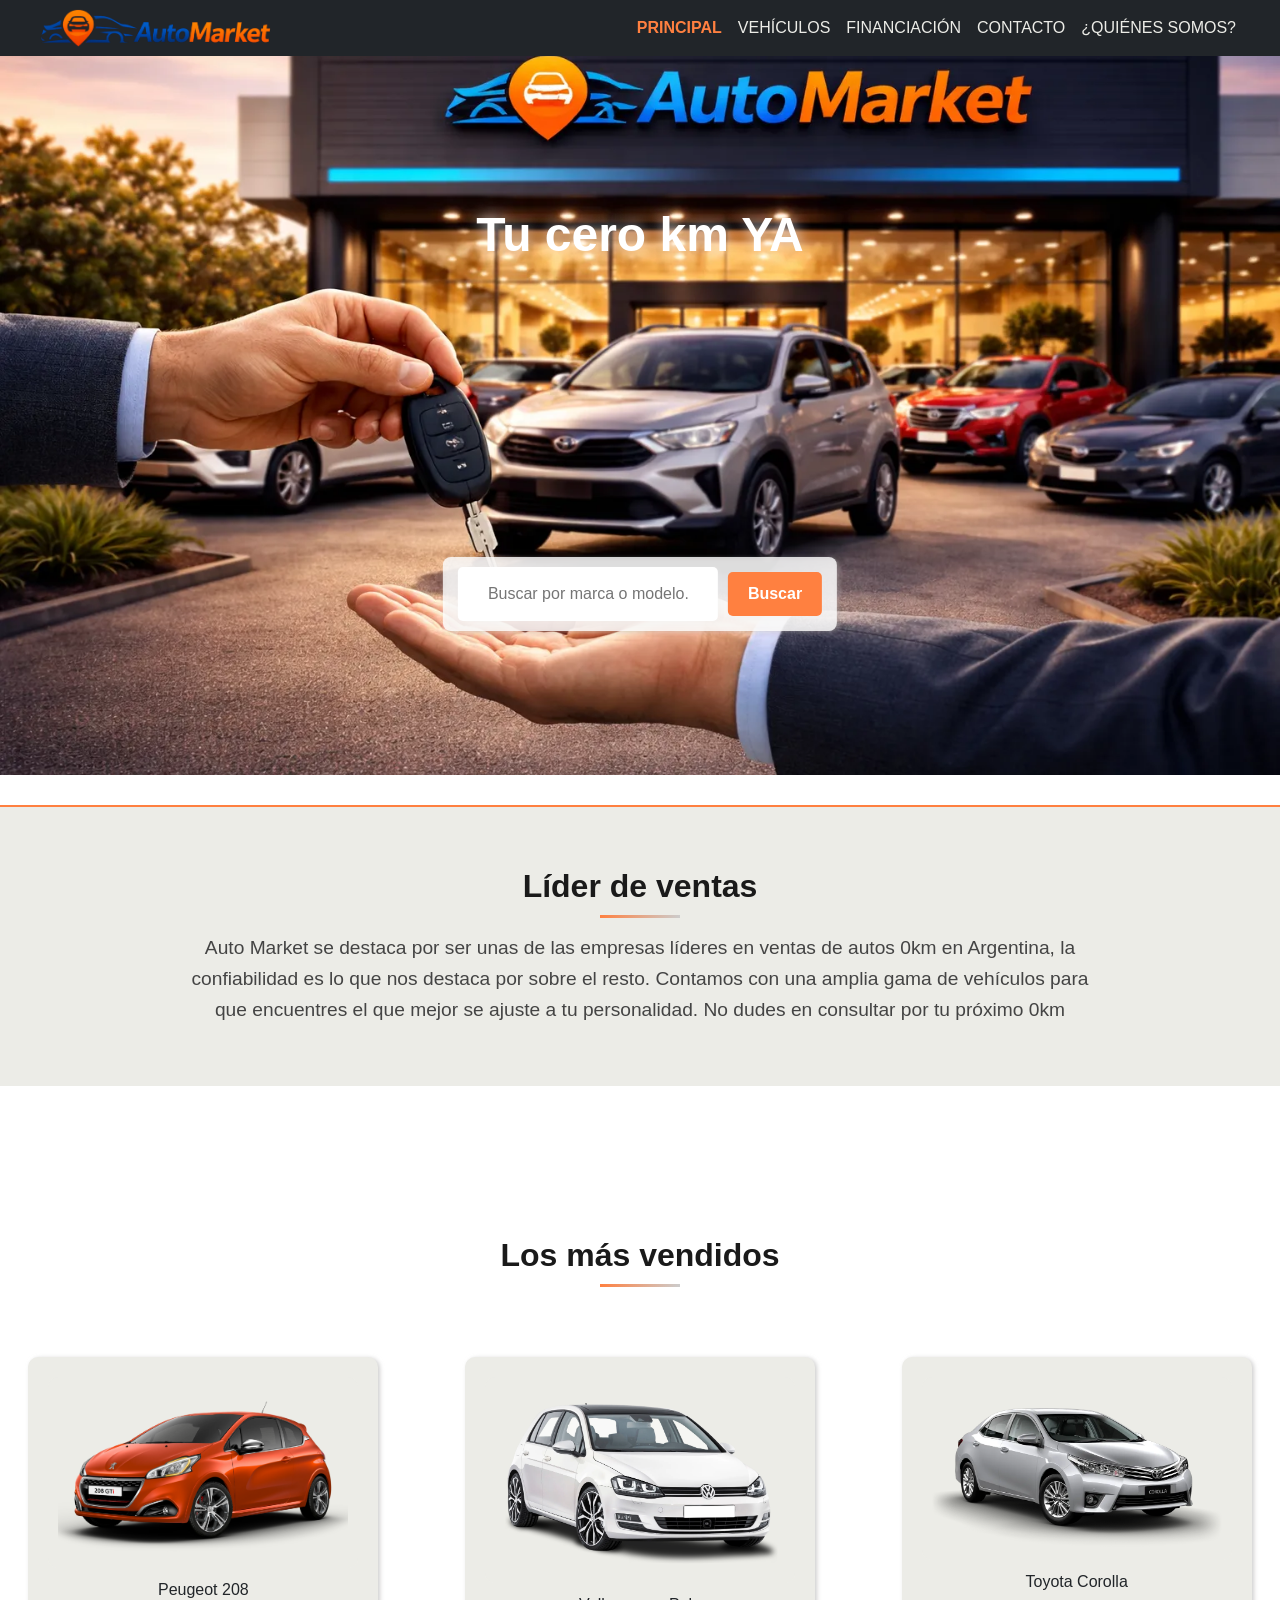
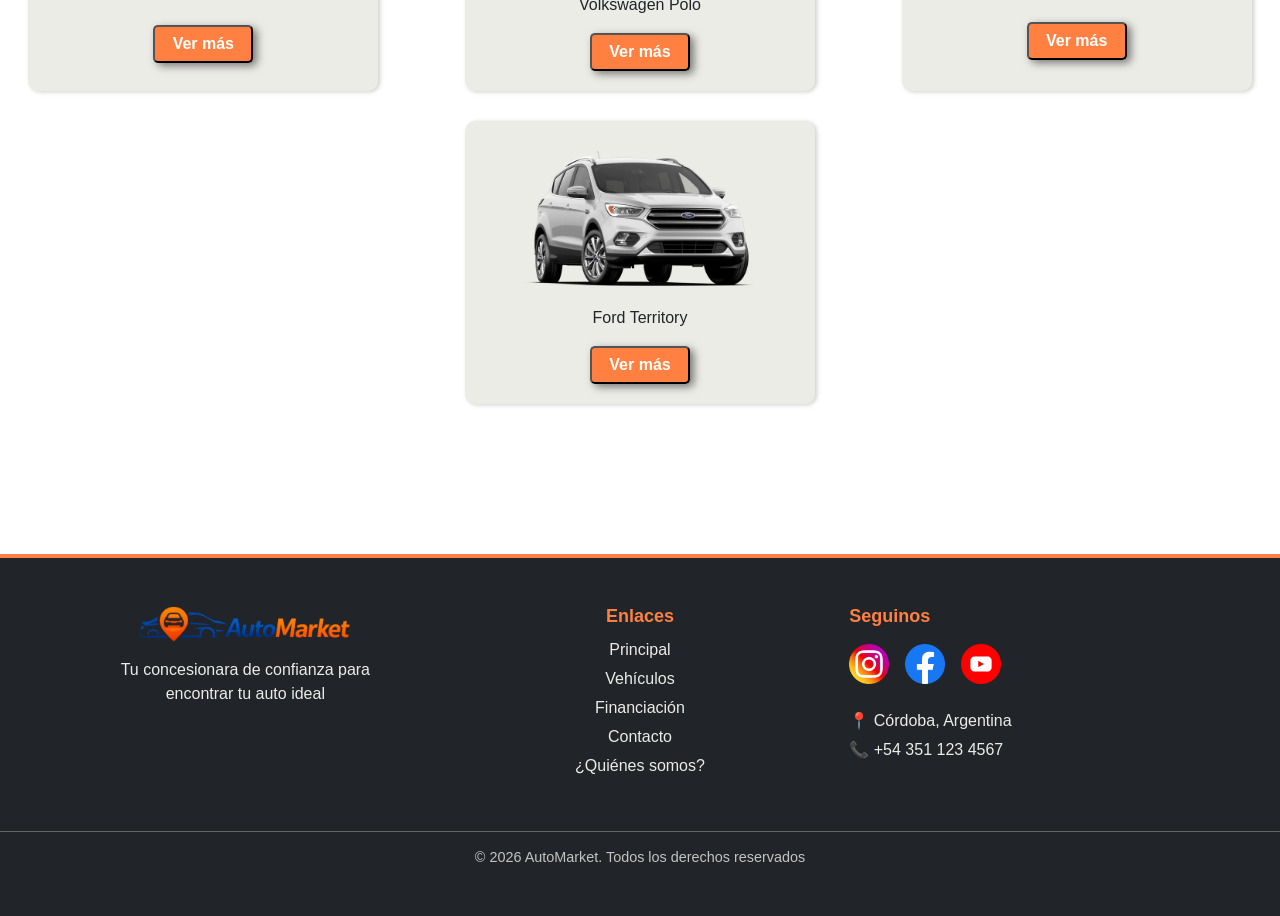
<file: index.html>
<!DOCTYPE html>
<html lang="en">
<head>
    <meta charset="UTF-8">
    <meta name="viewport" content="width=device-width, initial-scale=1.0">
    <title>Auto Market</title>
    <link href="https://cdn.jsdelivr.net/npm/bootstrap@5.3.8/dist/css/bootstrap.min.css" rel="stylesheet" integrity="sha384-sRIl4kxILFvY47J16cr9ZwB07vP4J8+LH7qKQnuqkuIAvNWLzeN8tE5YBujZqJLB" crossorigin="anonymous">
    <!--link sass-->
    <link rel="stylesheet" href="./css/sass.css">
</head>

<body>
    <header>
        <nav class="navbar navbar-expand-lg navbar-dark bg-dark py-1 px-4">
            <div class="container-fluid">
                <a class="navbar-brand d-flex align-items-center" href="#">
                    <img src="./img/logo-de-la-empresa.png" alt="Logo de la empresa" width="240" class="img-fluid">
                </a>

                <!-- botón hamburguesa-->
                <button class="navbar-toggler" type="button"    data-bs-toggle="collapse" data-bs-target="#menuHeader">
                    <span class="navbar-toggler-icon"></span>
                </button>

                <!--Menú-->
                <div class="collapse navbar-collapse" id="menuHeader">
                    <ul class="navbar-nav ms-auto">
                        <li class="nav-item"><a class="nav-link active" aria-current="page" href="#">Principal</a></li>
                        <li class="nav-item"><a class="nav-link" href="./page/vehiculos.html">Vehículos</a></li>
                        <li class="nav-item"><a class="nav-link" href="./page/financiacion.html">Financiación</a></li>
                        <li class="nav-item"><a class="nav-link" href="./page/contacto.html">Contacto</a></li>
                        <li class="nav-item"><a class="nav-link" href="./page/quienes-somos.html">¿Quiénes somos?</a></li>
                    </ul>
                </div>
            </div>
        </nav>
    </header>
    

    <section class="index">
        <main>
            <section class="banner"> 
                <div class="banner-contenedor"> 
                    <img src="./img/imagen-banner-principal-2.webp" alt="foto de presentación donde aparece la concesionaria y autos" loading="lazy">
                    <h1 class="titulo-banner">Tu cero km YA</h1>
                    <form>
                        <div class="buscador-index">
                            <input type="text" placeholder="Buscar por marca o modelo...">
                            <button>Buscar</button>
                        </div>
                    </form>
                </div>
            </section>

            <section class="lider-de-ventas"> 
                <!-- breve descripción de la empresa -->
                <h2>Líder de ventas</h2>
                <p class="texto-index"> Auto Market se destaca por ser unas de las empresas líderes en ventas de autos 0km en Argentina,
                la confiabilidad es lo que nos destaca por sobre el resto. Contamos con una amplia gama de vehículos
                para que encuentres el que mejor se ajuste a tu personalidad. 
                No dudes en consultar por tu próximo 0km
                </p>
            </section>

            <section class="top-vendidos">
                <h2> Los más vendidos </h2>
                <ul class="lista-vendidos">
                    <li>
                        <img src="./img/vehiculos/peugeot-208.webp" alt="vehículo peugeot 208 color naranja" loading="lazy">
                        <p>Peugeot 208</p>
                        <button>Ver más</button>
                    </li>

                    <li>
                        <img src="./img/vehiculos/Volskwagen-polo.webp" alt="vehículo volkswagen polo color blanco" loading="lazy">
                        <p>Volkswagen Polo</p>
                        <button>Ver más</button>
                    </li>

                    <li>
                        <img src="./img/vehiculos/toyota-corolla.webp" alt="vehículo toyota corolla color gris" loading="lazy">
                        <p>Toyota Corolla</p>
                        <button>Ver más</button>
                    </li>

                    <li>
                        <img src="./img/vehiculos/ford-territory.webp" alt="vehículo ford territory color gris" loading="lazy">
                        <p>Ford Territory</p>
                        <button>Ver más</button>
                    </li>
                </ul>
            </section>
        
        </main>
    </section>
 
    <footer class="footer bg-dark text-light pt-5 pb-3 mt-5">
        <div class="container mb-4 " > 
            <div class="row justify-content-evenly"> 

                <!-- LOGO + INFO-->
                <div class="col-md-4 mb-4 text-center footer-logo">
                    <img src="./img/logo-de-la-empresa.png" alt="logo de la empresa" class="img-fluid mb-3">
                    <p>Tu concesionara de confianza para encontrar tu auto ideal</p>
                </div>

                <!-- ENCLACES-->
                <div class="col-md-4 mb-4 text-center footer-links">
                    <h3>Enlaces</h3>
                    <ul> 
                        <li><a href="#">Principal</a></li>
                        <li><a href="./page/vehiculos.html">Vehículos</a></li>
                        <li><a href="./page/financiacion.html">Financiación</a></li>
                        <li><a href="./page/contacto.html">Contacto</a></li>
                        <li><a href="./page/quienes-somos.html">¿Quiénes somos?</a></li>
                    </ul>
                </div>

                <!-- CONTACTO-->
                <div class="col-md-4 mb-4 text-center text-md-start footer-contacto"> 
                    <h3>Seguinos</h3>

                    <div class="d-flex justify-content-center justify-content-md-start gap-3 mt-3">
                        <img class="iconos-redes-sociales" src="./img/logotipo-de-instagram.png" alt="Icono de Instagram con enlace al perfil de AutoMarket">
                        <img class="iconos-redes-sociales" src="./img/logotipo-de-facebook.png" alt="Icono de Facebook con enlace a la página de AutoMarket">
                        <img class="iconos-redes-sociales" src="./img/logo-de-youtube.png" alt="Icono de YouTube con enlace al canal de AutoMarket">
                    </div>
                    <p>📍 Córdoba, Argentina</p>
                    <p>📞 +54 351 123 4567</p>
                </div>   
            </div>
        </div>

        <div class="footer-copy">
            <p>© 2026 AutoMarket. Todos los derechos reservados</p>
        </div>
    </footer>

    <!--Javascript de Bootstrap-->
    <script src="https://cdn.jsdelivr.net/npm/bootstrap@5.3.8/dist/js/bootstrap.bundle.min.js" integrity="sha384-FKyoEForCGlyvwx9Hj09JcYn3nv7wiPVlz7YYwJrWVcXK/BmnVDxM+D2scQbITxI" crossorigin="anonymous"></script>
</body>
</html>
</file>
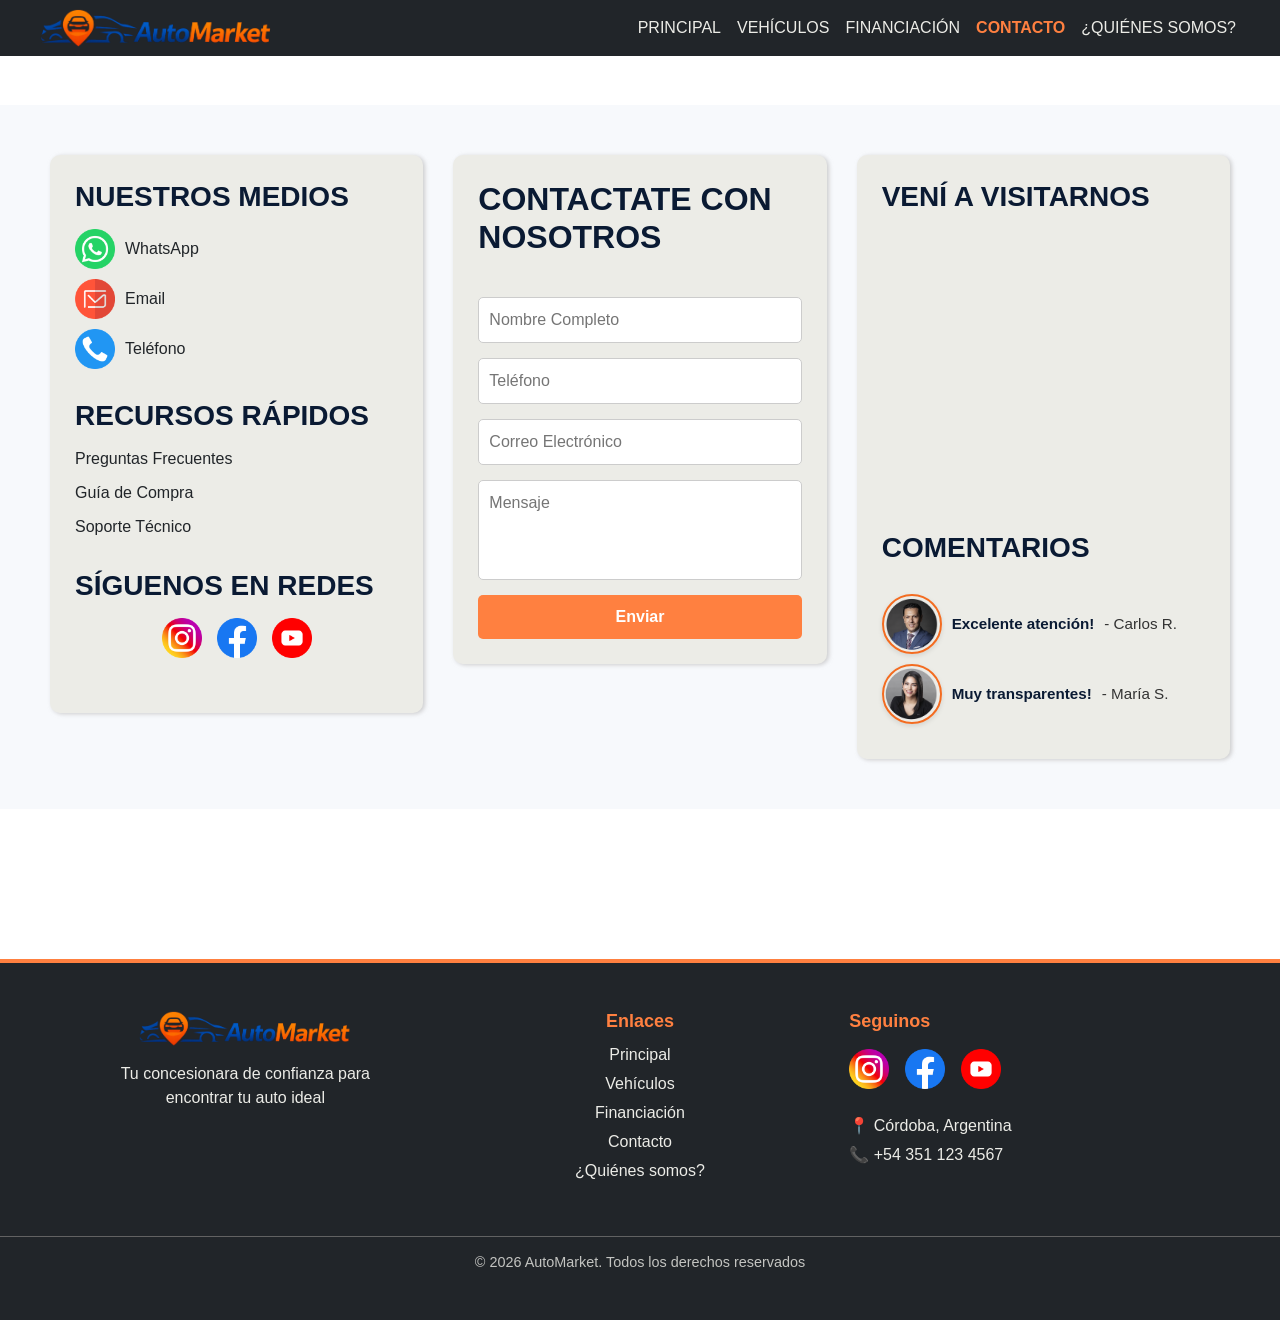
<file: page/contacto.html>
<!DOCTYPE html>
<html lang="en">
<head>
    <meta charset="UTF-8">
    <meta name="viewport" content="width=device-width, initial-scale=1.0">
    <title>Auto Market</title>
    <link href="https://cdn.jsdelivr.net/npm/bootstrap@5.3.8/dist/css/bootstrap.min.css" rel="stylesheet" integrity="sha384-sRIl4kxILFvY47J16cr9ZwB07vP4J8+LH7qKQnuqkuIAvNWLzeN8tE5YBujZqJLB" crossorigin="anonymous">

    <link rel="stylesheet" href="../css/sass.css">
</head>
<body>
    <header>
        <nav class="navbar navbar-expand-lg navbar-dark bg-dark py-1 px-4">
            <div class="container-fluid">
                <a class="navbar-brand d-flex align-items-center" href="../index.html" >
                    <img src="../img/logo-de-la-empresa.png" alt="logo de la empresa" width="240" class="img-fluid">
                </a>

                <!-- botón hamburguesa-->
                <button class="navbar-toggler" type="button"    data-bs-toggle="collapse" data-bs-target="#menuHeader">
                    <span class="navbar-toggler-icon"></span>
                </button>

                <!--Menú-->
                <div class="collapse navbar-collapse" id="menuHeader">
                    <ul class="navbar-nav ms-auto">
                        <li class="nav-item"><a class="nav-link" aria-current="page" href="../index.html">Principal</a></li>
                        <li class="nav-item"><a class="nav-link" href="../page/vehiculos.html">Vehículos</a></li>
                        <li class="nav-item"><a class="nav-link" href="../page/financiacion.html">Financiación</a></li>
                        <li class="nav-item"><a class="nav-link active" href="#">Contacto</a></li>
                        <li class="nav-item"><a class="nav-link" href="../page/quienes-somos.html">¿Quiénes somos?</a></li>
                    </ul>
                </div>
            </div>
        </nav>
    </header>

<main>
    <section class="contacto-final">
        <!-- Columna izquierda -->
        <div class="columna-izquierda">
            <div class="medios">
                <h3>NUESTROS MEDIOS</h3>
                <ul>
                    <li><img src="../img/logo-whatsapp.png" alt="icono con enlace a WhatsApp de AutoMarket"> WhatsApp</li>
                    <li><img src="../img/correo-electronico.png" alt="icono con enlace al email de AutoMarket"> Email</li>
                    <li><img src="../img/logo-telefono.png" alt="icono con enlace al teléfonode de AutoMarket"> Teléfono</li>
                </ul>
            </div>

            <div class="recursos">
                <h3>RECURSOS RÁPIDOS</h3>
                <ul>
                    <li>Preguntas Frecuentes</li>
                    <li>Guía de Compra</li>
                    <li>Soporte Técnico</li>
                </ul>
            </div>

            <div class="redes">
                <h3>SÍGUENOS EN REDES</h3>
                <div class="iconos-redes">
                    <img src="../img/logotipo-de-instagram.png" alt="Icono de Instagram con enlace al perfil de AutoMarket">
                    <img src="../img/logotipo-de-facebook.png" alt="Icono de Facebook con enlace a la página de AutoMarket">
                    <img src="../img/logo-de-youtube.png" alt="Icono de YouTube con enlace al canal de AutoMarket">
                </div>
            </div>
        </div>

        <!-- Columna centro -->
        <div class="columna-centro">
            <h2>CONTACTATE CON NOSOTROS</h2>
            <form>
                <input type="text" placeholder="Nombre Completo">
                <input type="text" placeholder="Teléfono">
                <input type="email" placeholder="Correo Electrónico">
                <textarea placeholder="Mensaje"></textarea>
                <button type="submit">Enviar</button>
            </form>
        </div>

        <!-- Columna derecha -->
        <div class="columna-derecha">
            <h3>VENÍ A VISITARNOS</h3>
            <iframe src="https://www.google.com/maps/embed?pb=!1m18!1m12!1m3!1d3405.0465172412487!2d-64.2685581338025!3d-31.412844429065306!2m3!1f0!2f0!3f0!3m2!1i1024!2i768!4f13.1!3m3!1m2!1s0x94329f6a4e92a80d%3A0xa040c303f95db848!2sConcesionario%20Oficial%20Autocity%20C%C3%B3rdoba!5e0!3m2!1ses-419!2sar!4v1773794239244!5m2!1ses-419!2sar" width="600" height="450" style="border:0;" allowfullscreen="" loading="lazy" referrerpolicy="no-referrer-when-downgrade"></iframe>

            <h3>COMENTARIOS</h3>
            <div class="opiniones">
                <p>
                    <img src="../img/foto-perfil2.png" alt="Foto de perfil de Carlos R." class="foto-perfil" loading="lazy">
                    <strong>Excelente atención!</strong> - Carlos R.
                </p>
                <p>
                    <img src="../img/foto-perfil1.png" alt="Foto de perfil de María S." class="foto-perfil" loading="lazy">
                    <strong>Muy transparentes!</strong> - María S.
                </p>
            </div>
        </div>
    </section>
</main>

    <footer class="footer bg-dark text-light pt-5 pb-3 mt-5">
        <div class="container mb-4" > 
            <div class="row justify-content-around"> 

                <!-- LOGO + INFO-->
                <div class="col-md-4 mb-4 text-center footer-logo">
                    <img src="../img/logo-de-la-empresa.png" alt="logo de la empresa" class="img-fluid mb-3">
                    <p>Tu concesionara de confianza para encontrar tu auto ideal</p>
                </div>

                <!-- ENCLACES-->
                <div class="col-md-4 mb-4 text-center footer-links">
                    <h3>Enlaces</h3>
                    <ul> 
                        <li><a href="../index.html">Principal</a></li>
                        <li><a href="./vehiculos.html">Vehículos</a></li>
                        <li><a href="./financiacion.html">Financiación</a></li>
                        <li><a href="#">Contacto</a></li>
                        <li><a href="./quienes-somos.html">¿Quiénes somos?</a></li>
                    </ul>
                </div>

                <!-- CONTACTO-->
                <div class="col-md-4 mb-4 text-center text-md-start footer-contacto"> 
                    <h3>Seguinos</h3>

                    <div class="d-flex justify-content-center justify-content-md-start gap-3 mt-3">
                        <img class="iconos-redes-sociales" src="../img/logotipo-de-instagram.png" alt="Icono de Instagram con enlace al perfil de AutoMarket">
                        <img class="iconos-redes-sociales" src="../img/logotipo-de-facebook.png" alt="Icono de Facebook con enlace a la página de AutoMarket">
                        <img class="iconos-redes-sociales" src="../img/logo-de-youtube.png" alt="Icono de YouTube con enlace al canal de AutoMarket">
                    </div>
                    <p>📍 Córdoba, Argentina</p>
                    <p>📞 +54 351 123 4567</p>
                </div>   
            </div>
        </div>
        <div class="footer-copy">
            <p>© 2026 AutoMarket. Todos los derechos reservados</p>
        </div>
    </footer>
    <script src="https://cdn.jsdelivr.net/npm/bootstrap@5.3.8/dist/js/bootstrap.bundle.min.js" integrity="sha384-FKyoEForCGlyvwx9Hj09JcYn3nv7wiPVlz7YYwJrWVcXK/BmnVDxM+D2scQbITxI" crossorigin="anonymous"></script>
</body>
</html>
</file>
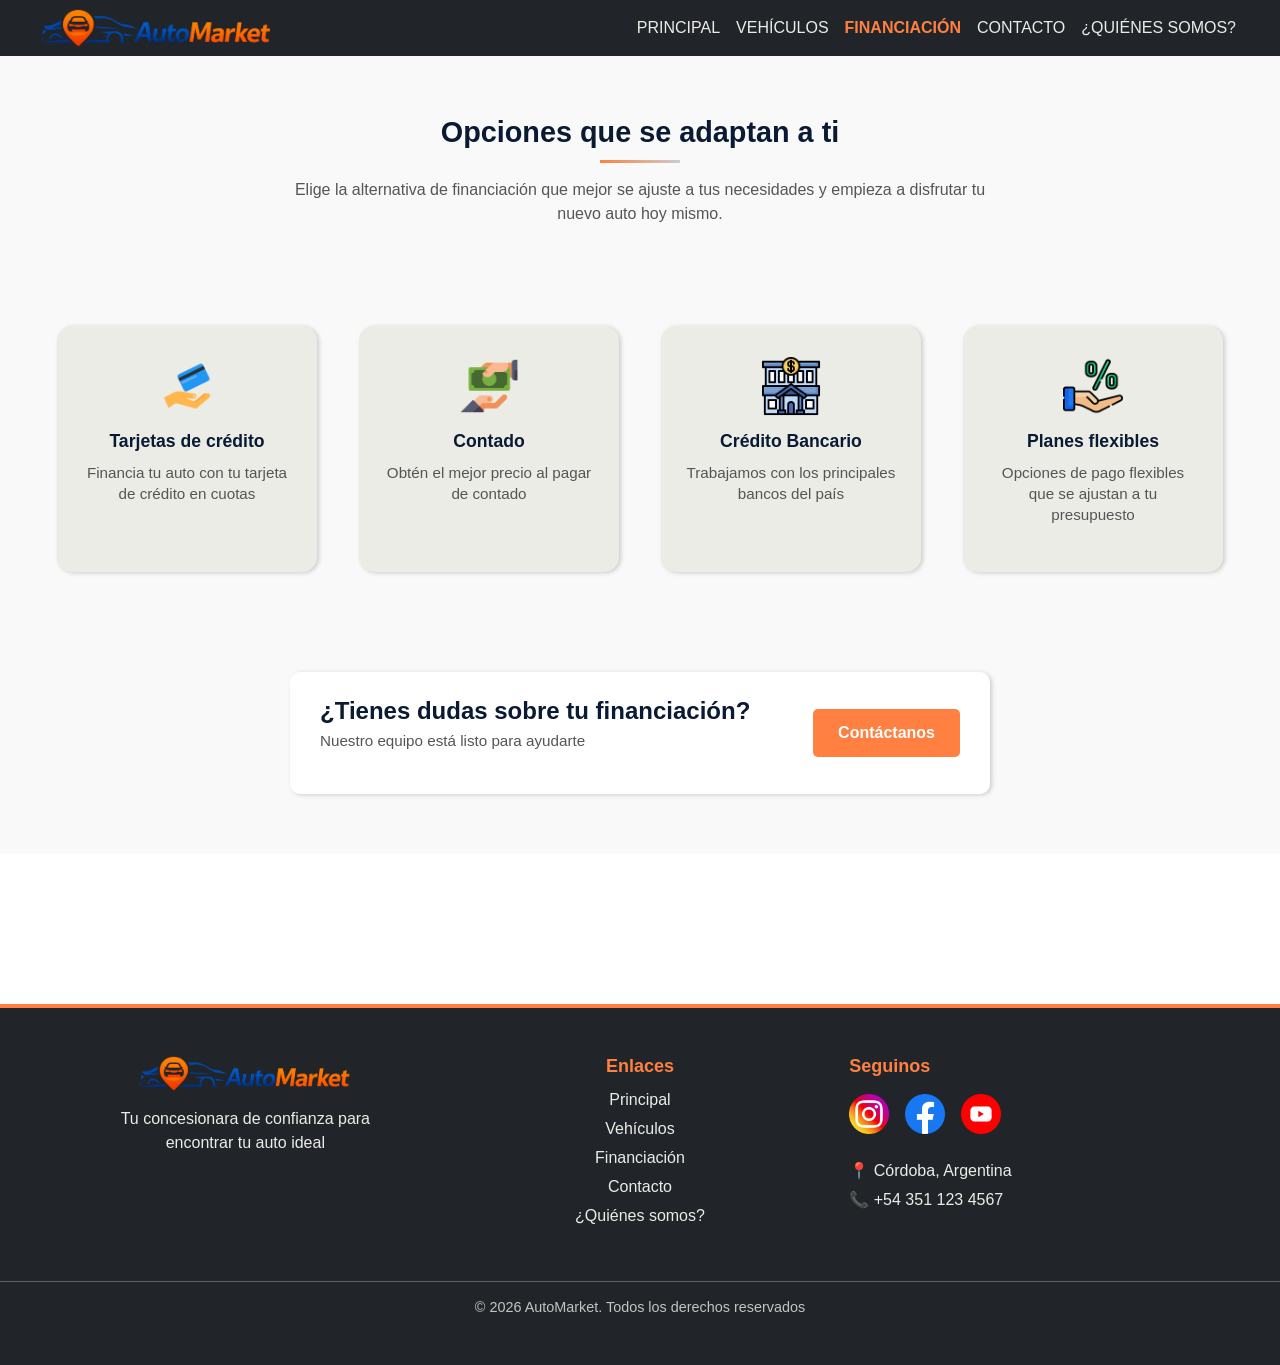
<file: page/financiacion.html>
<!DOCTYPE html>
<html lang="en">
    <head>
        <meta charset="UTF-8">
        <meta name="viewport" content="width=device-width, initial-scale=1.0">
        <title>Auto Market</title>
        <link href="https://cdn.jsdelivr.net/npm/bootstrap@5.3.8/dist/css/bootstrap.min.css" rel="stylesheet" integrity="sha384-sRIl4kxILFvY47J16cr9ZwB07vP4J8+LH7qKQnuqkuIAvNWLzeN8tE5YBujZqJLB" crossorigin="anonymous">

        <link rel="stylesheet" href="../css/sass.css">
    </head>

<body>
    <header>
        <nav class="navbar navbar-expand-lg navbar-dark bg-dark py-1 px-4">
            <div class="container-fluid">
                <a class="navbar-brand d-flex align-items-center" href="../index.html" >
                    <img src="../img/logo-de-la-empresa.png" alt="logo de la empresa" width="240" class="img-fluid">
                </a>

                <!-- botón hamburguesa-->
                <button class="navbar-toggler" type="button"    data-bs-toggle="collapse" data-bs-target="#menuHeader">
                    <span class="navbar-toggler-icon"></span>
                </button>

                <!--Menú-->
                <div class="collapse navbar-collapse" id="menuHeader">
                    <ul class="navbar-nav ms-auto">
                        <li class="nav-item"><a class="nav-link" aria-current="page" href="../index.html">Principal</a></li>
                        <li class="nav-item"><a class="nav-link" href="../page/vehiculos.html">Vehículos</a></li>
                        <li class="nav-item"><a class="nav-link active" href="#">Financiación</a></li>
                        <li class="nav-item"><a class="nav-link" href="../page/contacto.html">Contacto</a></li>
                        <li class="nav-item"><a class="nav-link" href="../page/quienes-somos.html">¿Quiénes somos?</a></li>
                    </ul>
                </div>
            </div>
        </nav>
    </header>

    <main>
        <section class="financiacion">
            <h1 class="titulo"> Opciones que se adaptan a ti</h1>
            <p class="descripcion">Elige la alternativa de financiación que mejor se ajuste a tus necesidades
            y empieza a disfrutar tu nuevo auto hoy mismo.
            </p>

            <div class="opciones-financiacion"> 
                <div class="opcion">
                    <img src="../img/formas-de-pago/pago-con-tarjeta-de-credito.png" alt="Icono de tarjeta de crédito para financiar tu auto en cuotas" loading="lazy">
                    <h4>Tarjetas de crédito</h4>
                    <p>Financia tu auto con tu tarjeta de crédito en cuotas</p>
                </div>
                
                <div class="opcion">
                    <img src="../img/formas-de-pago/pago-en-efectivo.png" alt="Icono de pago en efectivo para compra de vehículo" loading="lazy">
                    <h4>Contado</h4>
                    <p>Obtén el mejor precio al pagar de contado</p>
                </div>   
                <div class="opcion">
                    <img src="../img/formas-de-pago/banco.png" alt="Icono de banco que representa crédito bancario" loading="lazy">
                    <h4>Crédito Bancario</h4>
                    <p>Trabajamos con los principales bancos del país</p>
                </div>
                <div class="opcion">
                    <img src="../img/formas-de-pago/porcentaje.png" alt="Icono de porcentaje que representa planes flexibles de financiación" loading="lazy">
                    <h4>Planes flexibles</h4>
                    <p>Opciones de pago flexibles que se ajustan a tu presupuesto</p> 
                </div>
            </div>    
            <div class="contacto-financiacion">
                <div class="texto-contacto"> 
                    <h4>¿Tienes dudas sobre tu financiación?</h4>
                    <p>Nuestro equipo está listo para ayudarte</p>
                </div>
                <button class="btn-contacto">Contáctanos</button>
            </div>   
        </section>
    </main>

    <footer class="footer bg-dark text-light pt-5 pb-3 mt-5">
        <div class="container mb-4" > 
            <div class="row justify-content-around"> 

                <!-- LOGO + INFO-->
                <div class="col-md-4 mb-4 text-center footer-logo">
                    <img src="../img/logo-de-la-empresa.png" alt="logo de la empresa" class="img-fluid mb-3">
                    <p>Tu concesionara de confianza para encontrar tu auto ideal</p>
                </div>

                <!-- ENCLACES-->
                <div class="col-md-4 mb-4 text-center footer-links">
                    <h3>Enlaces</h3>
                    <ul> 
                        <li><a href="../index.html">Principal</a></li>
                        <li><a href="./vehiculos.html">Vehículos</a></li>
                        <li><a href="#">Financiación</a></li>
                        <li><a href="./contacto.html">Contacto</a></li>
                        <li><a href="./quienes-somos.html">¿Quiénes somos?</a></li>
                    </ul>
                </div>

                <!-- CONTACTO-->
                <div class="col-md-4 mb-4 text-center text-md-start footer-contacto"> 
                    <h3>Seguinos</h3>
                    <div class="d-flex justify-content-center justify-content-md-start gap-3 mt-3">
                        <img class="iconos-redes-sociales" src="../img/logotipo-de-instagram.png" alt="Icono de Instagram con enlace al perfil de AutoMarket">
                        <img class="iconos-redes-sociales" src="../img/logotipo-de-facebook.png" alt="Icono de Facebook con enlace a la página de AutoMarket">
                        <img class="iconos-redes-sociales" src="../img/logo-de-youtube.png" alt="Icono de YouTube con enlace al canal de AutoMarket">
                    </div>
                    <p>📍 Córdoba, Argentina</p>
                    <p>📞 +54 351 123 4567</p>
                </div>   
            </div>
        </div>

        <div class="footer-copy">
            <p>© 2026 AutoMarket. Todos los derechos reservados</p>
        </div>
    </footer>

    <script src="https://cdn.jsdelivr.net/npm/bootstrap@5.3.8/dist/js/bootstrap.bundle.min.js" integrity="sha384-FKyoEForCGlyvwx9Hj09JcYn3nv7wiPVlz7YYwJrWVcXK/BmnVDxM+D2scQbITxI" crossorigin="anonymous"></script>
    </body>
</html>
</file>
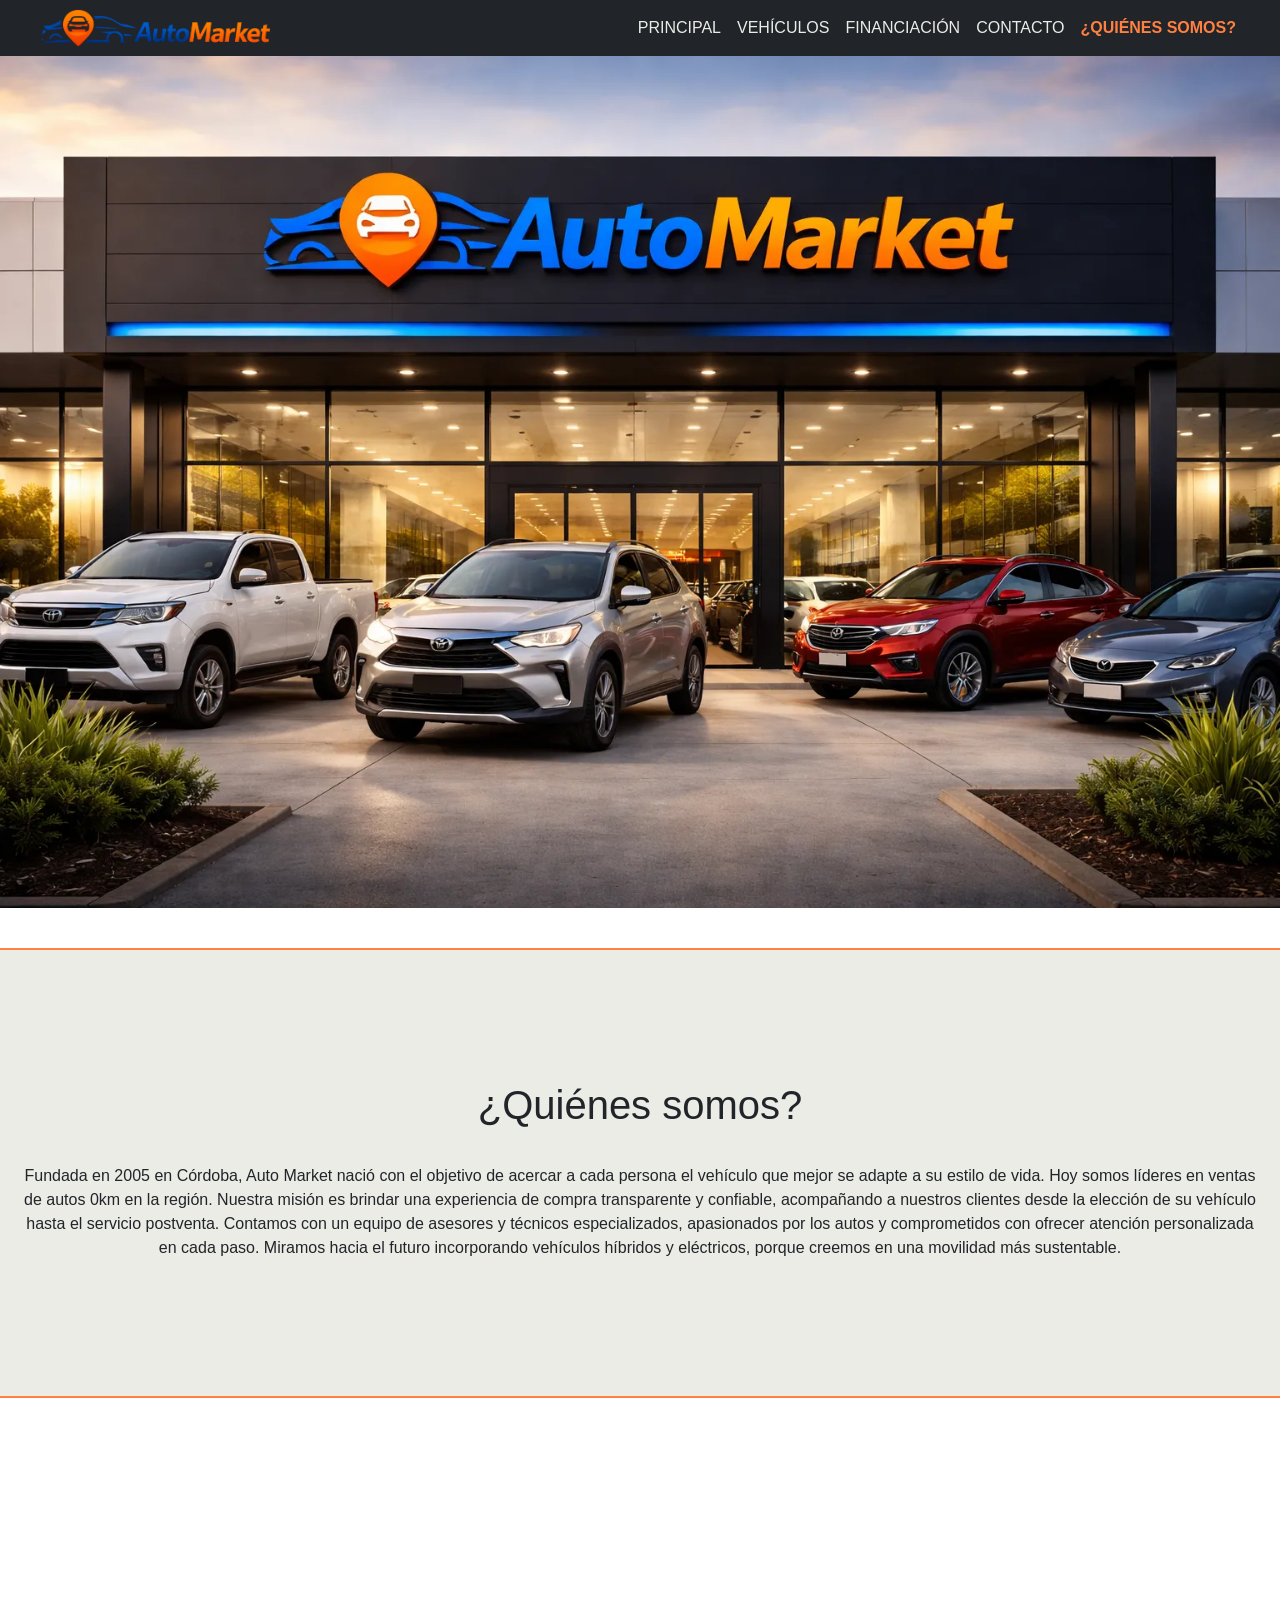
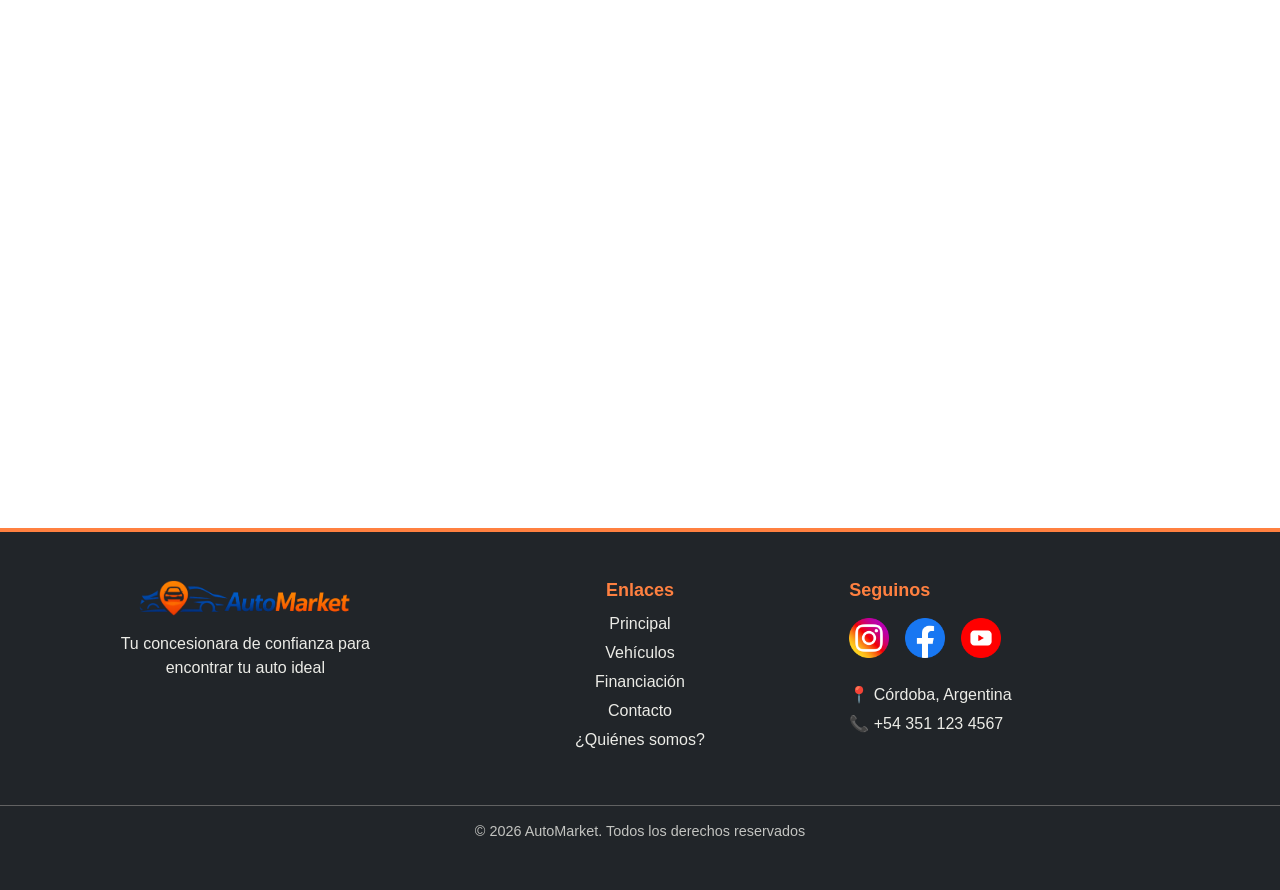
<file: page/quienes-somos.html>
<!DOCTYPE html>
<html lang="en">
<head>
    <meta charset="UTF-8">
    <meta name="viewport" content="width=device-width, initial-scale=1.0">
    <title>Auto Market</title>
    <link href="https://cdn.jsdelivr.net/npm/bootstrap@5.3.8/dist/css/bootstrap.min.css" rel="stylesheet" integrity="sha384-sRIl4kxILFvY47J16cr9ZwB07vP4J8+LH7qKQnuqkuIAvNWLzeN8tE5YBujZqJLB" crossorigin="anonymous">

    <link rel="stylesheet" href="../css/sass.css">
</head>
<body>
    <header>
        <nav class="navbar navbar-expand-lg navbar-dark bg-dark py-1 px-4">
            <div class="container-fluid">
                <a class="navbar-brand d-flex align-items-center" href="../index.html" >
                    <img src="../img/logo-de-la-empresa.png" alt="logo de la empresa" width="240" class="img-fluid">
                </a>

                <!-- botón hamburguesa-->
                <button class="navbar-toggler" type="button"    data-bs-toggle="collapse" data-bs-target="#menuHeader">
                    <span class="navbar-toggler-icon"></span>
                </button>

                <!--Menú-->
                <div class="collapse navbar-collapse" id="menuHeader">
                    <ul class="navbar-nav ms-auto">
                        <li class="nav-item"><a class="nav-link" aria-current="page" href="../index.html">Principal</a></li>
                        <li class="nav-item"><a class="nav-link" href="../page/vehiculos.html">Vehículos</a></li>
                        <li class="nav-item"><a class="nav-link" href="../page/financiacion.html">Financiación</a></li>
                        <li class="nav-item"><a class="nav-link" href="../page/contacto.html">Contacto</a></li>
                        <li class="nav-item"><a class="nav-link active" href="#">¿Quiénes somos?</a></li>
                    </ul>
                </div>
            </div>
        </nav>

    </header>
    <main>
        <section class="quienes-somos">
            <img class="foto-concesionaria" src="../img/imagen-consecionaria.webp" alt="foto de la concesionaria desde afuera con sus autos" loading="lazy">
            <div class="presentacion"> 
                <h1>¿Quiénes somos?</h1>
                <p>Fundada en 2005 en Córdoba, Auto Market nació con el objetivo de acercar a cada persona el vehículo que mejor se adapte a su estilo de vida. Hoy somos líderes en ventas de autos 0km en la región.
                Nuestra misión es brindar una experiencia de compra transparente y confiable, acompañando a nuestros clientes desde la elección de su vehículo hasta el servicio postventa.
                Contamos con un equipo de asesores y técnicos especializados, apasionados por los autos y comprometidos con ofrecer atención personalizada en cada paso.
                Miramos hacia el futuro incorporando vehículos híbridos y eléctricos, porque creemos en una movilidad más sustentable.
                </p>
            </div>  
            <div class="video d-flex justify-content-center">
                <iframe width="560" height="315" src="https://www.youtube.com/embed/sGGNSy9TmZw?si=Fj0SDMR5Jr604-Rx" title="YouTube video player" frameborder="0" allow="accelerometer; autoplay; clipboard-write; encrypted-media; gyroscope; picture-in-picture; web-share" referrerpolicy="strict-origin-when-cross-origin" allowfullscreen loading="lazy"></iframe>
            </div>
        </section>    
    </main>

    <footer class="footer bg-dark text-light pt-5 pb-3 mt-5">
        <div class="container mb-4" > 
            <div class="row justify-content-around"> 

                <!-- LOGO + INFO-->
                <div class="col-md-4 mb-4 text-center footer-logo">
                    <img src="../img/logo-de-la-empresa.png" alt="logo de la empresa" class="img-fluid mb-3">
                    <p>Tu concesionara de confianza para encontrar tu auto ideal</p>
                </div>

                <!-- ENCLACES-->
                <div class="col-md-4 mb-4 text-center footer-links">
                    <h3>Enlaces</h3>
                    <ul> 
                        <li><a href="../index.html">Principal</a></li>
                        <li><a href="./vehiculos.html">Vehículos</a></li>
                        <li><a href="./financiacion.html">Financiación</a></li>
                        <li><a href="./contacto.html">Contacto</a></li>
                        <li><a href="#">¿Quiénes somos?</a></li>
                    </ul>
                </div>

                <!-- CONTACTO-->
                <div class="col-md-4 mb-4 text-center text-md-start footer-contacto"> 
                    <h3>Seguinos</h3>

                    <div class="d-flex justify-content-center justify-content-md-start gap-3 mt-3">
                        <img class="iconos-redes-sociales" src="../img/logotipo-de-instagram.png" alt="Icono de Instagram con enlace al perfil de AutoMarket">
                        <img class="iconos-redes-sociales" src="../img/logotipo-de-facebook.png" alt="Icono de Facebook con enlace a la página de AutoMarket">
                        <img class="iconos-redes-sociales" src="../img/logo-de-youtube.png" alt="Icono de YouTube con enlace al canal de AutoMarket">
                    </div>
                    <p>📍 Córdoba, Argentina</p>
                    <p>📞 +54 351 123 4567</p>
                </div>   
            </div>
        </div>
        <div class="footer-copy">
            <p>© 2026 AutoMarket. Todos los derechos reservados</p>
        </div>
    </footer>

    <script src="https://cdn.jsdelivr.net/npm/bootstrap@5.3.8/dist/js/bootstrap.bundle.min.js" integrity="sha384-FKyoEForCGlyvwx9Hj09JcYn3nv7wiPVlz7YYwJrWVcXK/BmnVDxM+D2scQbITxI" crossorigin="anonymous"></script>
</body>

</html>
</file>
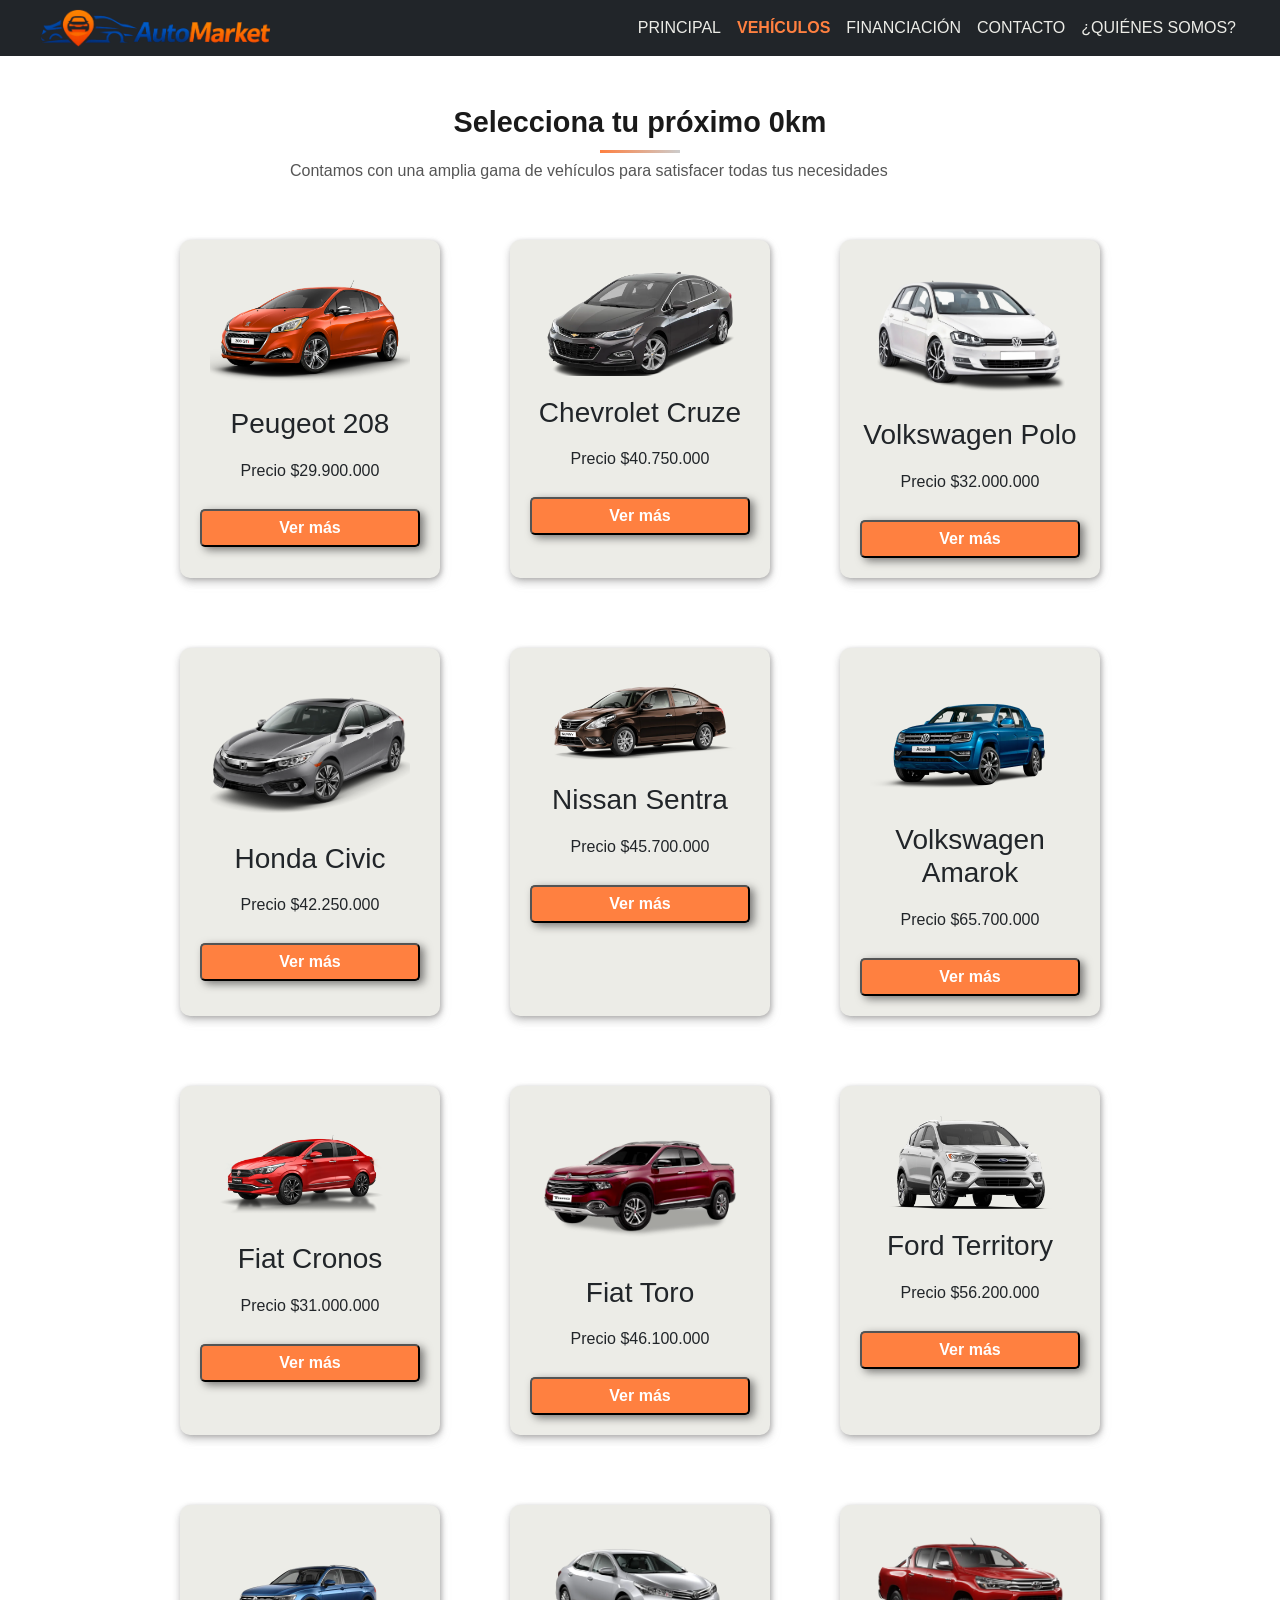
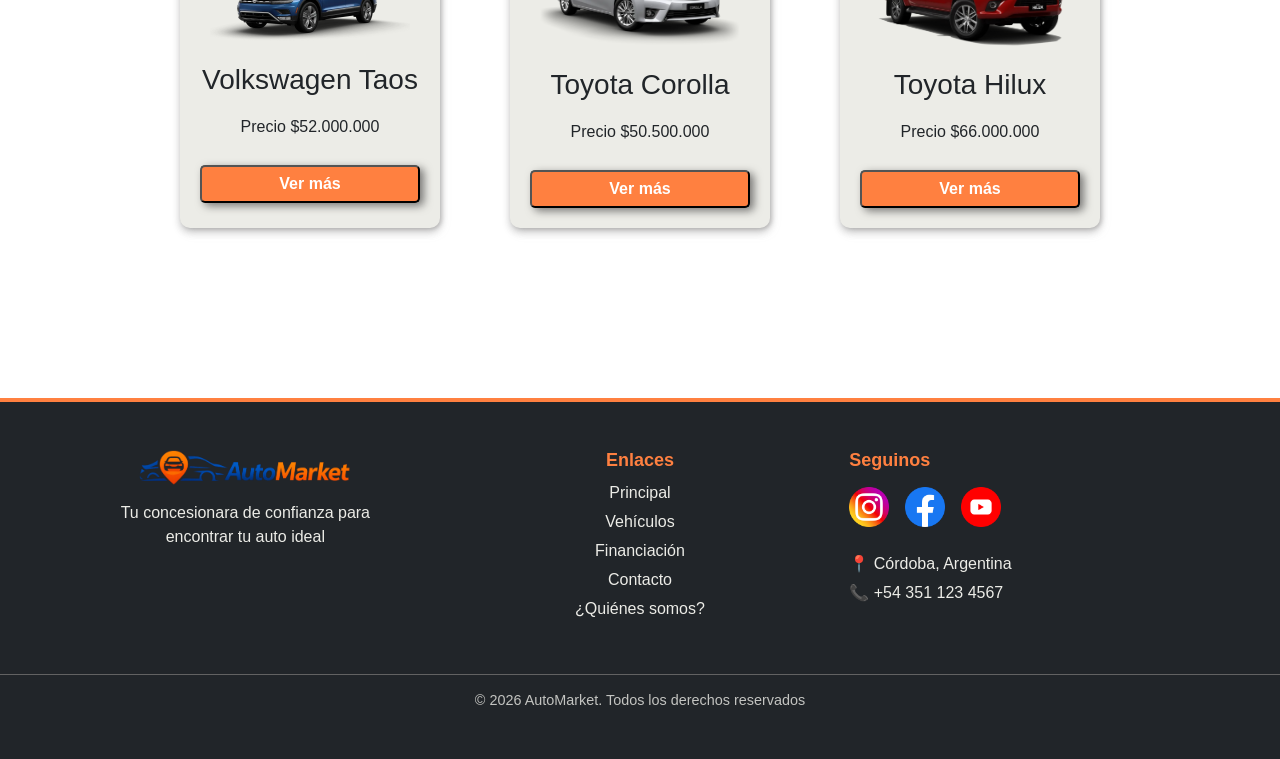
<file: page/vehiculos.html>
<!DOCTYPE html>
<html lang="en">
<head>
    <meta charset="UTF-8">
    <meta name="viewport" content="width=device-width, initial-scale=1.0">
    <title>Auto Market</title>
    <link href="https://cdn.jsdelivr.net/npm/bootstrap@5.3.8/dist/css/bootstrap.min.css" rel="stylesheet" integrity="sha384-sRIl4kxILFvY47J16cr9ZwB07vP4J8+LH7qKQnuqkuIAvNWLzeN8tE5YBujZqJLB" crossorigin="anonymous">

    <link rel="stylesheet" href="../css/sass.css">
</head>


<body>
    <header>
        <nav class="navbar navbar-expand-lg navbar-dark bg-dark py-1 px-4">
            <div class="container-fluid">
                <a class="navbar-brand d-flex align-items-center" href="../index.html" >
                    <img src="../img/logo-de-la-empresa.png" alt="logo-de-la-empresa" width="240" class="img-fluid">
                </a>

                <!-- botón hamburguesa-->
                <button class="navbar-toggler" type="button"    data-bs-toggle="collapse" data-bs-target="#menuHeader">
                    <span class="navbar-toggler-icon"></span>
                </button>

                <!--Menú-->
                <div class="collapse navbar-collapse" id="menuHeader">
                    <ul class="navbar-nav ms-auto">
                        <li class="nav-item"><a class="nav-link" aria-current="page" href="../index.html">Principal</a></li>
                        <li class="nav-item"><a class="nav-link active" href="#">Vehículos</a></li>
                        <li class="nav-item"><a class="nav-link" href="../page/financiacion.html">Financiación</a></li>
                        <li class="nav-item"><a class="nav-link" href="../page/contacto.html">Contacto</a></li>
                        <li class="nav-item"><a class="nav-link" href="../page/quienes-somos.html">¿Quiénes somos?</a></li>
                    </ul>
                </div>
            </div>
        </nav>
    </header>

    <main>
        <section class="vehiculos">
            <h1>Selecciona tu próximo 0km</h1>
            <h2>Contamos con una amplia gama de vehículos para satisfacer todas tus necesidades</h2>
            <ul class="lista-vehiculos">
                <li>
                    <img src="../img/vehiculos/peugeot-208.webp" alt="Peugeot 208 color naranja" loading="lazy">
                    <h3> Peugeot 208</h3>
                    <p>Precio $29.900.000</p>
                    <button>Ver más</button>
                </li>
                <li>
                    <img src="../img/vehiculos/chevrolet-cruze.webp" alt="chevrolet cruze color gris oscuro" loading="lazy">
                    <h3>Chevrolet Cruze</h3>
                    <p>Precio $40.750.000</p>
                    <button>Ver más</button>
                </li>
                <li>
                    <img src="../img/vehiculos/Volskwagen-polo.webp" alt="Volskwagen polo color blanco" loading="lazy">
                    <h3>Volkswagen Polo</h3>
                    <p>Precio $32.000.000</p>
                    <button>Ver más</button>
                    </li>
                <li>
                    <img src="../img/vehiculos/honda-civic.webp" alt="Honda Civic gris oscuro" loading="lazy">
                    <h3>Honda Civic</h3>
                    <p>Precio $42.250.000</p>
                    <button>Ver más</button>
                </li>
                <li>
                    <img src="../img/vehiculos/nissan-sentra.webp" alt="Nissan Sentra color marrón" loading="lazy">
                    <h3> Nissan Sentra</h3>
                    <p>Precio $45.700.000</p>
                    <button>Ver más</button>
                </li>
                <li>
                    <img src="../img/vehiculos/Volskwagen-amarok.webp" alt="Volskwagen Amarok color azul" loading="lazy">
                    <h3>Volkswagen Amarok</h3>
                    <p>Precio $65.700.000</p>
                    <button>Ver más</button>
                </li>
                <li>
                    <img src="../img/vehiculos/fiat-cronos.webp" alt="Fiat Cronos color rojo" loading="lazy">
                    <h3>Fiat Cronos</h3>
                    <p>Precio $31.000.000</p>
                    <button>Ver más</button>
                </li>
                <li>
                    <img src="../img/vehiculos/fiat-toro.webp" alt="Fiat Toro color bordo" loading="lazy">
                    <h3>Fiat Toro</h3>
                    <p>Precio $46.100.000</p>
                    <button>Ver más</button>
                </li>
                <li>
                    <img src="../img/vehiculos/ford-territory.webp" alt="Ford Territory color gris claro" loading="lazy">
                    <h3>Ford Territory</h3>
                    <p>Precio $56.200.000</p>
                    <button>Ver más</button>
                </li>
                <li>
                    <img src="../img/vehiculos/Volskwagen-taos.webp" alt="Volskwagen Taos color azul" loading="lazy">
                    <h3>Volkswagen Taos</h3>
                    <p>Precio $52.000.000</p>
                    <button>Ver más</button>
                </li>
                <li>
                    <img src="../img/vehiculos/toyota-corolla.webp" alt="Toyota Corolla color gris claro" loading="lazy">
                    <h3>Toyota Corolla</h3>
                    <p>Precio $50.500.000</p>
                    <button>Ver más</button>
                </li>
                <li>
                    <img src="../img/vehiculos/toyota-hilux.webp" alt="Toyota Hilux color rojo" loading="lazy">
                    <h3>Toyota Hilux</h3>
                    <p>Precio $66.000.000</p>
                    <button>Ver más</button>
                </li>
            </ul>
        </section>   
    </main>

    <footer class="footer bg-dark text-light pt-5 pb-3 mt-5">
        <div class="container mb-4" > 
            <div class="row justify-content-around"> 

                <!-- LOGO + INFO-->
                <div class="col-md-4 mb-4 text-center footer-logo">
                    <img src="../img/logo-de-la-empresa.png" alt="logo de la empresa" class="img-fluid mb-3">
                    <p>Tu concesionara de confianza para encontrar tu auto ideal</p>
                </div>

                <!-- ENCLACES-->
                <div class="col-md-4 mb-4 text-center footer-links">
                    <h3>Enlaces</h3>
                    <ul> 
                        <li><a href="../index.html">Principal</a></li>
                        <li><a href="#">Vehículos</a></li>
                        <li><a href="../page/financiacion.html">Financiación</a></li>
                        <li><a href="../page/contacto.html">Contacto</a></li>
                        <li><a href="../page/quienes-somos.html">¿Quiénes somos?</a></li>
                    </ul>
                </div>

                <!-- CONTACTO-->
                <div class="col-md-4 mb-4 text-center text-md-start footer-contacto"> 
                    <h3>Seguinos</h3>
                    <div class="d-flex justify-content-center justify-content-md-start gap-3 mt-3">
                        <img class="iconos-redes-sociales" src="../img/logotipo-de-instagram.png" alt="Icono de Instagram con enlace al perfil de AutoMarket">
                        <img class="iconos-redes-sociales" src="../img/logotipo-de-facebook.png" alt="Icono de Facebook con enlace a la página de AutoMarket">
                        <img class="iconos-redes-sociales" src="../img/logo-de-youtube.png" alt="Icono de YouTube con enlace al canal de AutoMarket" >
                    </div>
                    <p>📍 Córdoba, Argentina</p>
                    <p>📞 +54 351 123 4567</p>
                </div>   
            </div>
        </div>

        <div class="footer-copy">
            <p>© 2026 AutoMarket. Todos los derechos reservados</p>
        </div>
    </footer>

    <script src="https://cdn.jsdelivr.net/npm/bootstrap@5.3.8/dist/js/bootstrap.bundle.min.js" integrity="sha384-FKyoEForCGlyvwx9Hj09JcYn3nv7wiPVlz7YYwJrWVcXK/BmnVDxM+D2scQbITxI" crossorigin="anonymous"></script>
</body>
</html>
</file>
<file: css/sass.css>
body {
  font-family: Arial, Helvetica, sans-serif;
  font-size: 1rem;
}

* {
  margin: 0;
  padding: 0;
}

main {
  padding-top: 55px;
}

html, body {
  margin: 0;
  padding: 0;
  box-sizing: border-box;
  width: 100%;
  overflow-x: hidden;
}

header {
  position: fixed;
  top: 0;
  left: 0;
  width: 100%;
  z-index: 1000;
  margin-top: 0;
}

.navbar-brand img {
  display: flex;
  align-items: center !important;
}

.navbar .nav-link {
  color: #ecece7;
  transition: color 0.3s ease;
}
.navbar .nav-link:hover {
  color: #FF8040;
}
.navbar .nav-link.active {
  color: #FF8040;
  font-weight: bold;
}

.nav-item .nav-link {
  text-transform: uppercase;
  font-size: 1rem;
}

footer.footer.bg-dark.text-light {
  width: 100%;
  color: #ecece7 !important;
  border-top: #FF8040 solid 4px;
  padding: 40px 0;
  box-sizing: border-box;
  overflow-x: hidden;
  margin-top: 150px !important;
}
footer.footer.bg-dark.text-light .container {
  max-width: 1200px;
  margin: 0 auto;
  padding: 0 20px;
}
footer.footer.bg-dark.text-light .footer-links h3,
footer.footer.bg-dark.text-light .footer-contacto h3 {
  font-size: 18px;
  color: #FF8040;
  margin-bottom: 10px;
  font-weight: bold;
}
footer.footer.bg-dark.text-light .footer-logo {
  text-align: center;
}
footer.footer.bg-dark.text-light .footer-logo img {
  max-width: 220px;
  margin-bottom: 15px;
}
footer.footer.bg-dark.text-light .footer-logo p {
  max-width: 300px;
  font-size: 1rem;
  color: #ecece7;
  margin-left: auto;
  margin-right: auto;
}
footer.footer.bg-dark.text-light .footer-links {
  text-align: center;
}
footer.footer.bg-dark.text-light .footer-links ul {
  list-style: none;
  padding: 0;
  margin: 0 auto;
}
footer.footer.bg-dark.text-light .footer-links li {
  list-style: none;
  margin-bottom: 5px;
}
footer.footer.bg-dark.text-light .footer-links a {
  color: #ecece7;
  text-decoration: none;
  transition: color 0.3s ease;
}
footer.footer.bg-dark.text-light .footer-links a:hover {
  color: #FF8040;
}
footer.footer.bg-dark.text-light .footer-contacto {
  text-align: center;
}
@media (min-width: 768px) {
  footer.footer.bg-dark.text-light .footer-contacto {
    text-align: start;
  }
}
footer.footer.bg-dark.text-light .footer-contacto .iconos-redes-sociales {
  width: 40px;
  height: 40px;
  cursor: pointer;
  transition: transform 0.3s ease, box-shadow 0.3s ease;
  margin-bottom: 20px;
}
footer.footer.bg-dark.text-light .footer-contacto .iconos-redes-sociales:hover {
  transform: scale(1.1);
}
footer.footer.bg-dark.text-light .footer-contacto p {
  margin: 5px 0;
}
footer.footer.bg-dark.text-light .footer-copy {
  text-align: center;
  border-top: #727271 solid 0.3px;
  padding: 15px;
  font-size: 0.9rem;
  opacity: 0.8;
  margin-top: 20px;
}
footer.footer.bg-dark.text-light .col-md-4 {
  margin-bottom: 30px;
}

.index .banner {
  position: relative;
  width: 100%;
  height: 80vh;
  overflow: hidden;
  margin: 0;
  padding: 0;
  background-color: transparent;
}
.index .banner-contenedor {
  position: relative;
  width: 100%;
  height: 100%;
}
.index .banner-contenedor img {
  width: 100%;
  height: 100%;
  object-fit: cover;
  display: block;
}
.index .titulo-banner {
  position: absolute;
  top: 25%;
  left: 50%;
  transform: translateX(-50%);
  color: #fff;
  font-size: 3rem;
  font-weight: 700;
  text-align: center;
  text-shadow: 0 0 15px rgba(255, 255, 255, 0.8);
  animation: aparecer 1.2s ease-out forwards;
  transition: transform 0.4s ease;
}
.index .titulo-banner:hover {
  transform: scale(1.08);
  text-shadow: 0 0 25px rgb(255, 255, 255);
}
@keyframes aparecer {
  from {
    opacity: 0;
    transform: translate(-50%, -40%);
  }
  to {
    opacity: 1;
    transform: translate(-50%, -50%);
  }
}
.index .buscador-index {
  position: absolute;
  bottom: 20%;
  left: 50%;
  transform: translateX(-50%);
  display: flex;
  flex-wrap: wrap;
  justify-content: center;
  align-items: center;
  gap: 10px;
  background-color: rgba(255, 255, 255, 0.8);
  padding: 10px 15px;
  border-radius: 8px;
  filter: drop-shadow(2px 1px 2px rgba(177, 175, 175, 0.6));
  width: auto;
  max-width: 600px;
}
.index .buscador-index input {
  flex: 1;
  min-width: 200px;
  padding: 15px 30px;
  border: none;
  border-radius: 5px;
  font-size: 16px;
}
.index .buscador-index button {
  background-color: #FF8040;
  color: white;
  padding: 10px 20px;
  border: none;
  border-radius: 5px;
  cursor: pointer;
  font-weight: bold;
  transition: background-color 0.3s ease;
}
.index .buscador-index button:hover {
  background-color: rgb(255, 94.0890052356, 13);
}
.index .descripcion {
  text-align: center;
  padding: 20px;
}
.index .descripcion h2 {
  margin-top: 40px;
}
.index .descripcion p {
  max-width: 800px;
  margin: 50px !important;
  line-height: 1.6;
  padding: 20px;
}
.index .texto-index {
  margin: 20px;
}
.index .top-vendidos h2 {
  font-size: 2rem;
  font-weight: 700;
  color: #1a1a1a;
  margin-bottom: 15px;
  position: relative;
  margin: 150px 0 70px;
  text-align: center;
}
.index .top-vendidos h2::after {
  content: "";
  display: block;
  width: 80px;
  height: 3px;
  background: linear-gradient(to right, #FF8040, #ccc);
  margin: 10px auto 0;
}
.index .lista-vendidos {
  display: flex;
  justify-content: space-around;
  gap: 30px;
  flex-wrap: wrap;
  list-style: none;
  padding: 0;
  margin: 0;
}
.index .lista-vendidos img {
  padding: 10px;
  background-color: #ecece7;
  max-width: 100%;
  height: auto;
  border-radius: 10px;
  margin-bottom: 10px;
}
.index .lista-vendidos li {
  background-color: #ecece7;
  padding: 20px;
  border-radius: 10px;
  filter: drop-shadow(2px 1px 2px rgba(177, 175, 175, 0.6));
  width: 350px;
  text-align: center;
  display: flex;
  flex-direction: column;
  justify-content: space-between;
  cursor: pointer;
  transition: transform 0.3s ease;
}
.index .lista-vendidos li:hover {
  transform: scale(1.1);
  transition: transform 0.2s ease;
}
.index .lista-vendidos li button {
  padding: 5px;
  background-color: #FF8040;
  color: white;
  font-weight: bold;
  border-radius: 5px;
  filter: drop-shadow(4px 3px 4px rgba(43, 42, 42, 0.6));
  width: 100px;
  margin: auto;
  cursor: pointer;
}
.index .lider-de-ventas {
  text-align: center;
  padding: 60px 40px;
  margin-top: 30px;
  background-color: #ecece7;
  border-top: 2px solid #FF8040;
}
.index .lider-de-ventas h2 {
  font-size: 2rem;
  font-weight: 700;
  color: #1a1a1a;
  margin-bottom: 15px;
  position: relative;
}
.index .lider-de-ventas h2::after {
  content: "";
  display: block;
  width: 80px;
  height: 3px;
  background: linear-gradient(to right, #FF8040, #ccc);
  margin: 10px auto 0;
}
.index .lider-de-ventas .texto-index {
  max-width: 900px;
  margin: 0 auto;
  font-size: 1.2rem;
  line-height: 1.6;
  color: #444;
}
@media (max-width: 1024px) {
  .index {
    background-color: transparent;
    padding: 0;
    margin: 0;
  }
  .index input {
    padding: 15px 30px;
    font-size: 1rem;
  }
  .index button {
    padding: 10px 20px;
    font-size: 1rem;
  }
}
@media (max-width: 768px) {
  .index {
    bottom: 15%;
    padding: 0;
    margin: 0;
    align-items: center;
  }
  .index input {
    padding: 15px 25px;
  }
  .index button {
    padding: 10px 15px;
  }
}
@media (max-width: 480px) {
  .index {
    flex-direction: column;
    align-items: stretch;
    bottom: 10%;
  }
  .index input,
  .index button {
    width: 100%;
  }
}

.vehiculos h1 {
  text-align: center;
  font-size: 1.8rem;
  font-weight: 700;
  color: #1a1a1a;
  margin-top: 50px;
  position: relative;
}
.vehiculos h1::after {
  content: "";
  display: block;
  width: 80px;
  height: 3px;
  background: linear-gradient(to right, #FF8040, #ccc);
  margin: 10px auto 0;
}
.vehiculos p {
  font-size: 1rem;
}
.vehiculos h2 {
  color: #555;
  font-size: 1rem;
  max-width: 700px;
  margin: 0 auto 40px;
}
.vehiculos .lista-vehiculos {
  display: flex;
  flex-wrap: wrap;
  justify-content: center;
  gap: 30px;
  list-style: none;
  padding: 0;
  margin: 0;
}
.vehiculos .lista-vehiculos li {
  background-color: #ecece7;
  filter: drop-shadow(2px 1px 2px rgba(177, 175, 175, 0.6));
  border-radius: 10px;
  box-shadow: 0 4px 8px rgba(0, 0, 0, 0.2);
  padding: 20px;
  max-width: 300px;
  width: 260px;
  text-align: center;
  margin: 20px;
  display: flex;
  flex-direction: column;
  gap: 10px;
  cursor: pointer;
  transition: transform 0.3s ease;
}
.vehiculos .lista-vehiculos li:hover {
  transform: scale(1.1);
  transition: transform 0.2s ease;
}
.vehiculos .lista-vehiculos li img {
  width: 100%;
  height: auto;
  padding: 10px;
  box-sizing: border-box;
}
.vehiculos .lista-vehiculos li button {
  padding: 5px;
  background-color: #FF8040;
  border-radius: 5px;
  filter: drop-shadow(4px 3px 4px rgba(43, 42, 42, 0.6));
  color: white;
  cursor: pointer;
  font-weight: bold;
  transition: background-color 0.3s ease;
}
.vehiculos .lista-vehiculos li button:hover {
  background-color: rgb(255, 94.0890052356, 13);
}
@media (max-width: 1024px) {
  .vehiculos main h1 {
    font-size: 1.6rem;
    margin-top: 40px;
  }
  .vehiculos main h2 {
    font-size: 2rem;
    margin-bottom: 70px;
  }
  .vehiculos main p {
    font-size: 0.95rem;
  }
  .vehiculos .lista-vehiculos {
    gap: 20px;
  }
  .vehiculos .lista-vehiculos li {
    width: 45%;
    max-width: 280px;
    padding: 15px;
  }
  .vehiculos .lista-vehiculos li img {
    padding: 8px;
  }
  .vehiculos .lista-vehiculos li button {
    font-size: 0.9rem;
  }
}
@media (max-width: 768px) {
  .vehiculos main h1 {
    font-size: 1.4rem;
    margin-top: 30px;
  }
  .vehiculos main h2 {
    font-size: 1.8rem;
    margin-bottom: 50px;
  }
  .vehiculos main p {
    font-size: 0.9rem;
  }
  .vehiculos .lista-vehiculos {
    flex-direction: column;
    align-items: center;
    gap: 25px;
  }
  .vehiculos .lista-vehiculos li {
    width: 90%;
    max-width: 320px;
    padding: 15px;
  }
  .vehiculos .lista-vehiculos li img {
    padding: 6px;
  }
  .vehiculos .lista-vehiculos li button {
    width: 100%;
    font-size: 0.9rem;
  }
}
@media (max-width: 480px) {
  .vehiculos main h1 {
    font-size: 1.2rem;
  }
  .vehiculos main h2 {
    font-size: 1.5rem;
    margin-bottom: 40px;
  }
  .vehiculos main p {
    font-size: 0.85rem;
  }
  .vehiculos .lista-vehiculos {
    gap: 20px;
  }
  .vehiculos .lista-vehiculos li {
    width: 100%;
    padding: 10px;
  }
  .vehiculos .lista-vehiculos li img {
    padding: 5px;
  }
  .vehiculos .lista-vehiculos li button {
    font-size: 0.85rem;
    padding: 8px;
  }
}

.financiacion {
  text-align: center;
  padding: 60px 40px;
  background-color: #f9f9f9;
}
.financiacion .subtitulo {
  color: #FF8040;
  font-weight: bold;
  letter-spacing: 1px;
  margin-bottom: 10px;
}
.financiacion .titulo {
  font-size: 1.8rem;
  font-weight: 700;
  color: #0a1a33;
  margin-bottom: 15px;
}
.financiacion .titulo::after {
  content: "";
  display: block;
  width: 80px;
  height: 3px;
  background: linear-gradient(to right, #FF8040, #ccc);
  margin: 10px auto 0;
}
.financiacion .descripcion {
  color: #555;
  font-size: 1rem;
  max-width: 700px;
  margin: 0 auto 40px;
}
.financiacion .opciones-financiacion {
  display: flex;
  justify-content: space-evenly;
  align-items: stretch;
  flex-wrap: wrap;
  gap: 25px;
  margin: 100px 0 100px;
}
.financiacion .opciones-financiacion .opcion {
  background-color: #ecece7;
  border-radius: 15px;
  filter: drop-shadow(2px 1px 2px rgba(177, 175, 175, 0.6));
  padding: 30px 25px;
  flex: 1 1 220px;
  max-width: 260px;
  transition: transform 0.3s ease, box-shadow 0.3s ease;
  cursor: pointer;
}
.financiacion .opciones-financiacion .opcion img {
  width: 60px;
  height: 60px;
  margin-bottom: 15px;
}
.financiacion .opciones-financiacion .opcion h4 {
  font-size: 1.1rem;
  font-weight: 700;
  color: #0a1a33;
  margin-bottom: 10px;
}
.financiacion .opciones-financiacion .opcion p {
  font-size: 0.95rem;
  color: #555;
  line-height: 1.4;
}
.financiacion .opciones-financiacion .opcion:hover {
  transform: translateY(-5px);
  filter: drop-shadow(2px 1px 2px rgba(177, 175, 175, 0.6));
}
.financiacion .contacto-financiacion {
  display: flex;
  justify-content: center;
  align-items: center;
  flex-wrap: wrap;
  background-color: #fff;
  border-radius: 10px;
  filter: drop-shadow(2px 1px 2px rgba(177, 175, 175, 0.6));
  padding: 25px 30px;
  max-width: 700px;
  margin: 0 auto;
}
.financiacion .contacto-financiacion .texto-contacto {
  flex: 1;
  text-align: left;
}
.financiacion .contacto-financiacion .texto-contacto h4 {
  font-weight: 700;
  color: #0a1a33;
  margin-bottom: 5px;
}
.financiacion .contacto-financiacion .texto-contacto p {
  color: #555;
  font-size: 0.95rem;
}
.financiacion .contacto-financiacion .btn-contacto {
  background-color: #FF8040;
  color: #fff;
  border: none;
  border-radius: 5px;
  padding: 12px 25px;
  font-weight: bold;
  cursor: pointer;
  transition: background-color 0.3s ease;
}
.financiacion .contacto-financiacion .btn-contacto:hover {
  background-color: rgb(255, 94.0890052356, 13);
}
@media (max-width: 1024px) {
  .financiacion .financiacion {
    padding: 50px 30px;
  }
  .financiacion .opciones-financiacion {
    flex-wrap: wrap;
    justify-content: center;
    gap: 20px;
  }
  .financiacion .opciones-financiacion .opcion {
    flex: 1 1 45%;
    max-width: 45%;
  }
  .financiacion .contacto-financiacion {
    flex-direction: column;
    align-items: center;
    text-align: center;
  }
  .financiacion .contacto-financiacion .texto-contacto {
    margin-bottom: 15px;
  }
}
@media (max-width: 768px) {
  .financiacion {
    padding: 40px 20px;
  }
  .financiacion .opciones-financiacion {
    flex-direction: column;
    align-items: center;
  }
  .financiacion .opciones-financiacion .opcion {
    max-width: 90%;
  }
  .financiacion .contacto-financiacion {
    flex-direction: column;
    text-align: center;
  }
  .financiacion .contacto-financiacion .texto-contacto {
    text-align: center;
    margin-bottom: 15px;
  }
}
@media (max-width: 480px) {
  .financiacion .financiacion {
    padding: 30px 15px;
  }
  .financiacion .titulo {
    font-size: 1.5rem;
  }
  .financiacion .descripcion {
    font-size: 0.9rem;
  }
  .financiacion .opcion {
    padding: 20px;
  }
  .financiacion .opcion img {
    width: 50px;
    height: 50px;
  }
  .financiacion .btn-contacto {
    width: 100%;
    font-size: 0.9rem;
  }
}

.contacto-final {
  display: flex;
  justify-content: space-evenly;
  align-items: flex-start;
  flex-wrap: wrap;
  gap: 30px;
  padding: 50px;
  background-color: #f7f9fc;
  margin-top: 50px;
}
.contacto-final h2, .contacto-final h3 {
  color: #0a1a33;
  font-weight: bold;
  margin-bottom: 15px;
}
.contacto-final .columna-izquierda,
.contacto-final .columna-centro,
.contacto-final .columna-derecha {
  background-color: #ecece7;
  border-radius: 10px;
  filter: drop-shadow(2px 1px 2px rgba(177, 175, 175, 0.6));
  padding: 25px;
  flex: 1 1 30%;
  max-width: 500px;
}
.contacto-final .recursos li {
  cursor: pointer;
  transition: color 0.3s ease;
}
.contacto-final .recursos li:hover {
  color: #FF8040;
}
.contacto-final .columna-izquierda .medios, .contacto-final .columna-izquierda .recursos, .contacto-final .columna-izquierda .redes {
  margin-bottom: 30px;
}
.contacto-final .columna-izquierda ul {
  list-style: none;
  padding: 0;
  margin: 0;
}
.contacto-final .columna-izquierda ul li {
  display: flex;
  align-items: center;
  gap: 10px;
  margin-bottom: 10px;
}
.contacto-final .columna-izquierda ul li img {
  width: 40px;
  height: 40px;
  object-fit: contain;
  transition: transform 0.2s ease;
  cursor: pointer;
}
.contacto-final .columna-izquierda ul li img:hover {
  transform: scale(1.1);
}
.contacto-final .columna-izquierda .iconos-redes {
  display: flex;
  justify-content: center;
  gap: 15px;
}
.contacto-final .columna-izquierda .iconos-redes img {
  width: 40px;
  height: 40px;
  transition: transform 0.2s ease;
  cursor: pointer;
}
.contacto-final .columna-izquierda .iconos-redes img:hover {
  transform: scale(1.1);
}
.contacto-final .columna-centro h2 {
  margin-bottom: 40px;
}
.contacto-final .columna-centro form {
  display: flex;
  flex-direction: column;
  gap: 15px;
}
.contacto-final .columna-centro form input, .contacto-final .columna-centro form textarea {
  padding: 10px;
  border: 1px solid #ccc;
  border-radius: 5px;
  font-size: 1rem;
}
.contacto-final .columna-centro form textarea {
  height: 100px;
  resize: none;
}
.contacto-final .columna-centro form button {
  background-color: #FF8040;
  color: white;
  border: none;
  border-radius: 5px;
  padding: 10px 20px;
  font-weight: bold;
  cursor: pointer;
  transition: background-color 0.3s ease;
}
.contacto-final .columna-centro form button:hover {
  background-color: rgb(255, 94.0890052356, 13);
}
.contacto-final .columna-derecha h3 {
  margin-bottom: 30px;
}
.contacto-final .columna-derecha iframe {
  width: 100%;
  height: 250px;
  border-radius: 10px;
  border: none;
  margin-bottom: 30px;
}
.contacto-final .columna-derecha .opiniones p {
  display: flex;
  align-items: center;
  gap: 10px;
  margin-bottom: 10px;
  font-size: 0.95rem;
  color: #333;
}
.contacto-final .columna-derecha .opiniones p strong {
  color: #0a1a33;
}
.contacto-final .columna-derecha .opiniones .foto-perfil {
  width: 60px;
  height: 60px;
  border-radius: 50%;
  object-fit: cover;
  border: 2px solid #f36c21;
  box-shadow: 0 2px 5px rgba(0, 0, 0, 0.1);
}
@media (max-width: 1024px) {
  .contacto-final {
    justify-content: center;
    gap: 20px;
    padding: 30px;
  }
  .contacto-final .columna-izquierda,
  .contacto-final .columna-centro,
  .contacto-final .columna-derecha {
    flex: 1 1 45%;
    max-width: none;
  }
  .contacto-final iframe {
    height: 220px;
  }
}
@media (max-width: 768px) {
  .contacto-final {
    flex-direction: column;
    align-items: center;
    padding: 20px;
  }
  .contacto-final .columna-izquierda,
  .contacto-final .columna-centro,
  .contacto-final .columna-derecha {
    width: 90%;
    margin-bottom: 20px;
  }
  .contacto-final iframe {
    height: 200px;
  }
  .contacto-final .iconos-redes img {
    width: 30px;
    height: 30px;
  }
}
@media (max-width: 480px) {
  .contacto-final h2, .contacto-final h3 {
    font-size: 1.2rem;
  }
  .contacto-final input, .contacto-final textarea {
    font-size: 0.9rem;
  }
  .contacto-final button {
    width: 100%;
  }
}

.quienes-somos .video {
  padding: 20px;
  margin: 40px;
}
.quienes-somos .video iframe {
  width: 100%;
  max-width: 900px;
  height: 500px;
  border-radius: 10px;
  display: block;
  margin: auto;
}
.quienes-somos .foto-concesionaria {
  width: 100%;
  height: 100%;
  object-fit: cover;
  display: block;
}
.quienes-somos .presentacion {
  display: flex;
  flex-direction: column;
  justify-content: center;
  align-items: center;
  min-height: 50vh;
  margin-top: 40px;
  text-align: center;
  background-color: #ecece7;
  border-top: 2px solid #FF8040;
  border-bottom: 2px solid #FF8040;
}
.quienes-somos .presentacion p {
  margin: 20px;
  text-align: center;
}
.quienes-somos .presentacion h1 {
  margin: 15px !important;
}
@media (max-width: 1024px) {
  .quienes-somos .quienes-somos .video {
    padding: 15px;
    margin: 30px;
  }
  .quienes-somos .quienes-somos iframe {
    max-width: 700px;
    height: 400px;
  }
  .quienes-somos .quienes-somos .presentacion {
    padding: 30px 20px;
    min-height: 40vh;
  }
  .quienes-somos .quienes-somos p {
    font-size: 1rem;
    margin: 15px;
  }
}
@media (max-width: 768px) {
  .quienes-somos .quienes-somos .video {
    padding: 10px;
    margin: 20px;
  }
  .quienes-somos .quienes-somos iframe {
    max-width: 100%;
    height: 300px;
  }
  .quienes-somos .quienes-somos .foto-concesionaria {
    height: auto;
  }
  .quienes-somos .quienes-somos .presentacion {
    flex-direction: column;
    padding: 20px;
    min-height: auto;
    margin-top: 20px;
  }
  .quienes-somos .quienes-somos p {
    font-size: 0.95rem;
    margin: 10px;
  }
  .quienes-somos .quienes-somos h1 {
    font-size: 1.4rem;
  }
}
@media (max-width: 480px) {
  .quienes-somos .quienes-somos .video {
    padding: 5px;
    margin: 10px;
  }
  .quienes-somos .quienes-somos iframe {
    height: 220px;
    border-radius: 8px;
  }
  .quienes-somos .quienes-somos .presentacion {
    padding: 15px;
    margin-top: 15px;
  }
  .quienes-somos .quienes-somos p {
    font-size: 0.9rem;
  }
  .quienes-somos .quienes-somos h1 {
    font-size: 1.2rem;
  }
}

/*# sourceMappingURL=sass.css.map */
</file>
